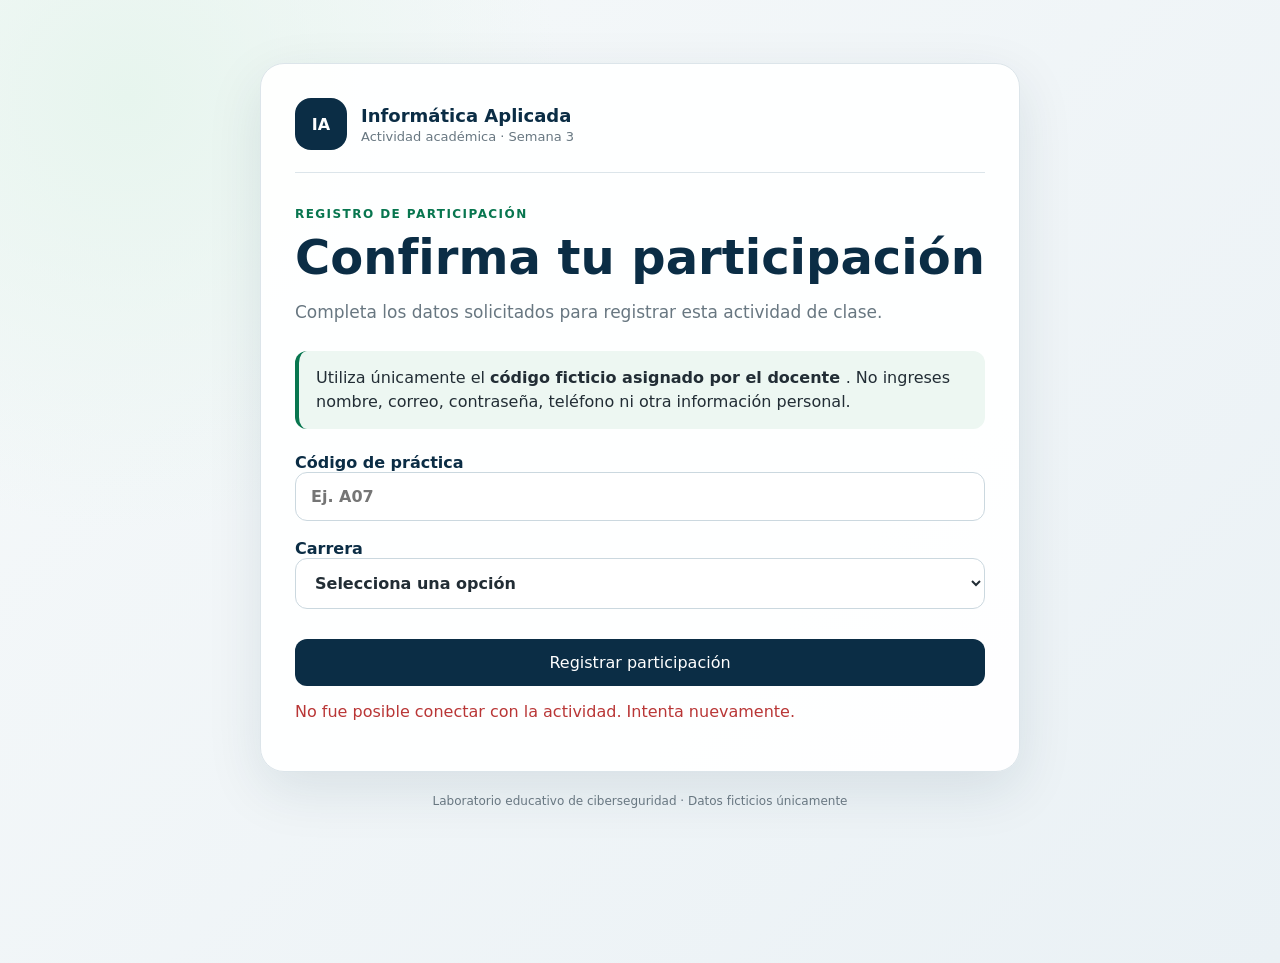
<file: index.html>
<!doctype html>
<html lang="es">

<head>
    <meta charset="utf-8">

    <meta
        name="viewport"
        content="width=device-width, initial-scale=1"
    >

    <title>
        Actividad académica | Semana 3
    </title>

    <link
        rel="stylesheet"
        href="css/styles.css"
    >
</head>

<body>

<main class="shell">

    <section class="card hero">

        <!-- ENCABEZADO -->

        <div class="brand">

            <div class="mark">
                IA
            </div>

            <div>

                <strong>
                    Informática Aplicada
                </strong>

                <span>
                    Actividad académica · Semana 3
                </span>

            </div>

        </div>


        <!-- CONTENIDO -->

        <div id="contenido">

            <span class="eyebrow">
                Registro de participación
            </span>

            <h1>
                Confirma tu participación
            </h1>

            <p class="lead">
                Completa los datos solicitados para registrar
                esta actividad de clase.
            </p>


            <div class="notice">

                Utiliza únicamente el

                <strong>
                    código ficticio asignado por el docente
                </strong>.

                No ingreses nombre, correo, contraseña,
                teléfono ni otra información personal.

            </div>


            <!-- FORMULARIO -->

            <form id="formRegistro">

                <label>

                    Código de práctica

                    <input
                        id="codigo"
                        type="text"
                        maxlength="12"
                        required
                        placeholder="Ej. A07"
                        autocomplete="off"
                    >

                </label>


                <label>

                    Carrera

                    <select
                        id="carrera"
                        required
                    >

                        <option value="">
                            Selecciona una opción
                        </option>

                        <option value="Dirección / Gerencia de Negocios">
                            Dirección / Gerencia de Negocios
                        </option>

                        <option value="Marketing">
                            Marketing
                        </option>

                        <option value="Relaciones Internacionales">
                            Relaciones Internacionales
                        </option>

                        <option value="Relaciones Internacionales">
                            Psicologia
                        </option>

                        <option value="Negocios">
                            Negocios
                        </option>

                        <option value="Informática Administrativa">
                            Informática Administrativa
                        </option>

                        <option value="Otra">
                            Otra
                        </option>

                    </select>

                </label>


                <button
                    type="submit"
                >
                    Registrar participación
                </button>


                <p
                    id="mensaje"
                    class="mensaje"
                    aria-live="polite"
                ></p>

            </form>

        </div>

    </section>


    <footer>
        Laboratorio educativo de ciberseguridad ·
        Datos ficticios únicamente
    </footer>

</main>


<script
    type="module"
    src="js/estudiante.js"
></script>

</body>

</html>
</file>
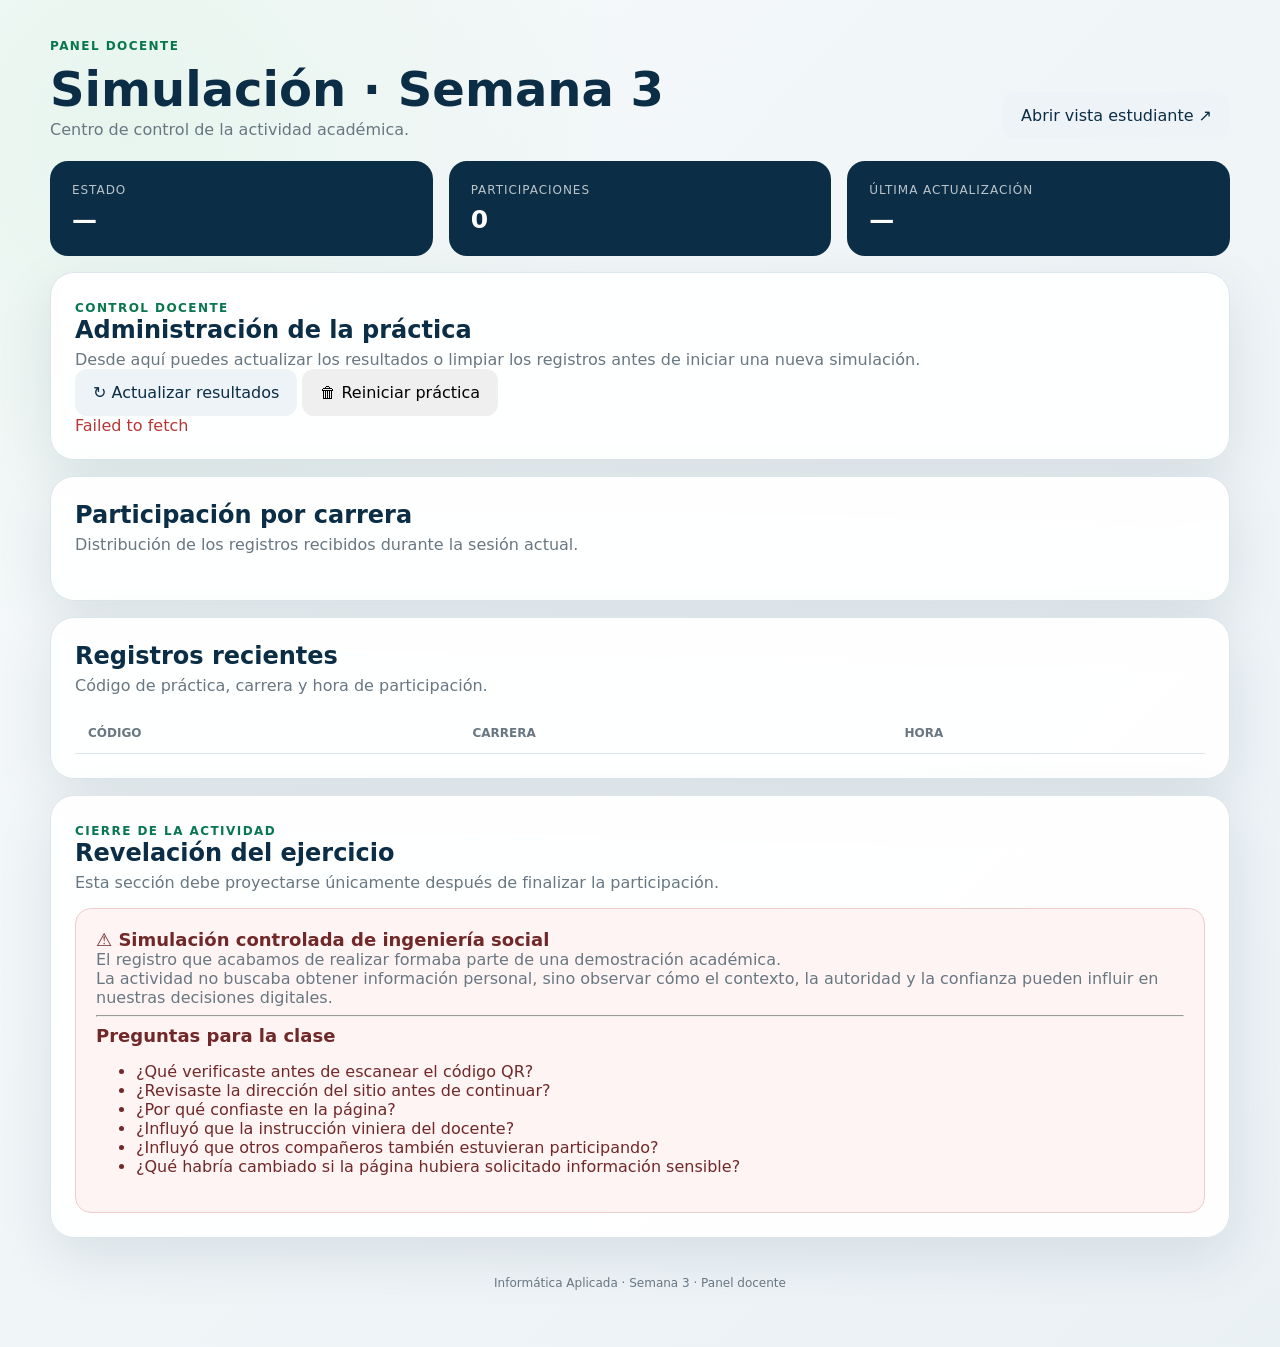
<file: profesor.html>
<!doctype html>

<html lang="es">

<head>

    <meta charset="utf-8">

    <meta
        name="viewport"
        content="width=device-width, initial-scale=1"
    >

    <title>
        Panel docente | Semana 3
    </title>

    <link
        rel="stylesheet"
        href="css/styles.css"
    >

</head>


<body>


<main class="dashboard">


    <!-- ENCABEZADO -->

    <header class="dash-head">

        <div>

            <span class="eyebrow">
                Panel docente
            </span>

            <h1>
                Simulación · Semana 3
            </h1>

            <p>
                Centro de control de la actividad académica.
            </p>

        </div>


        <a
            class="secondary"
            href="index.html"
            target="_blank"
        >
            Abrir vista estudiante ↗
        </a>

    </header>



    <!-- MÉTRICAS -->

    <section class="metrics">


        <article>

            <span>
                Estado
            </span>

            <strong id="estado">
                —
            </strong>

        </article>


        <article>

            <span>
                Participaciones
            </span>

            <strong id="total">
                0
            </strong>

        </article>


        <article>

            <span>
                Última actualización
            </span>

            <strong id="actualizacion">
                —
            </strong>

        </article>


    </section>



    <!-- CONTROL DOCENTE -->

    <section class="panel">


        <div class="panel-title">

            <div>

                <span class="eyebrow">
                    Control docente
                </span>

                <h2>
                    Administración de la práctica
                </h2>

                <p>
                    Desde aquí puedes actualizar los resultados
                    o limpiar los registros antes de iniciar
                    una nueva simulación.
                </p>

            </div>

        </div>



        <div class="acciones-panel">


            <button
                id="actualizar"
                class="secondary"
                type="button"
            >
                ↻ Actualizar resultados
            </button>


            <button
                id="btnReiniciar"
                class="btn-danger"
                type="button"
            >
                🗑 Reiniciar práctica
            </button>


        </div>


        <div
            id="mensajePanel"
            class="mensaje-panel"
        ></div>


    </section>



    <!-- PARTICIPACIÓN POR CARRERA -->

    <section class="panel">


        <div class="panel-title">

            <div>

                <h2>
                    Participación por carrera
                </h2>

                <p>
                    Distribución de los registros recibidos
                    durante la sesión actual.
                </p>

            </div>

        </div>


        <div
            id="carreras"
            class="bars"
        ></div>


    </section>



    <!-- REGISTROS -->

    <section class="panel">


        <div class="panel-title">

            <div>

                <h2>
                    Registros recientes
                </h2>

                <p>
                    Código de práctica, carrera
                    y hora de participación.
                </p>

            </div>

        </div>



        <div class="table-wrap">


            <table>


                <thead>

                    <tr>

                        <th>
                            Código
                        </th>

                        <th>
                            Carrera
                        </th>

                        <th>
                            Hora
                        </th>

                    </tr>

                </thead>


                <tbody id="filas">
                </tbody>


            </table>


        </div>


    </section>



    <!-- REVELACIÓN -->

    <section class="panel danger-zone">


        <span class="eyebrow">
            Cierre de la actividad
        </span>


        <h2>
            Revelación del ejercicio
        </h2>


        <p>
            Esta sección debe proyectarse únicamente
            después de finalizar la participación.
        </p>



        <div class="reveal-box">


            <strong>
                ⚠️ Simulación controlada de ingeniería social
            </strong>


            <p>
                El registro que acabamos de realizar
                formaba parte de una demostración académica.
            </p>


            <p>
                La actividad no buscaba obtener información
                personal, sino observar cómo el contexto,
                la autoridad y la confianza pueden influir
                en nuestras decisiones digitales.
            </p>


            <hr>


            <strong>
                Preguntas para la clase
            </strong>


            <ul>

                <li>
                    ¿Qué verificaste antes de escanear
                    el código QR?
                </li>

                <li>
                    ¿Revisaste la dirección del sitio
                    antes de continuar?
                </li>

                <li>
                    ¿Por qué confiaste en la página?
                </li>

                <li>
                    ¿Influyó que la instrucción
                    viniera del docente?
                </li>

                <li>
                    ¿Influyó que otros compañeros
                    también estuvieran participando?
                </li>

                <li>
                    ¿Qué habría cambiado si la página
                    hubiera solicitado información sensible?
                </li>

            </ul>


        </div>


    </section>



    <footer>

        Informática Aplicada · Semana 3 · Panel docente

    </footer>


</main>



<script
    type="module"
    src="js/profesor.js"
></script>


</body>

</html>
</file>
<file: css/styles.css>
:root{--navy:#0b2d45;--green:#08764f;--blue:#1769aa;--red:#b93636;--ink:#222d35;--muted:#687781;--line:#dce5ea;--paper:#fff;--bg:#f2f6f8;--soft:#edf7f2}*{box-sizing:border-box}body{margin:0;font-family:Inter,ui-sans-serif,system-ui,-apple-system,"Segoe UI",sans-serif;color:var(--ink);background:radial-gradient(circle at 10% 10%,#e7f5ee,transparent 30%),linear-gradient(135deg,#f6f9fa,#eaf1f5);min-height:100vh}.shell{width:min(760px,92%);margin:7vh auto 30px}.card,.panel{background:rgba(255,255,255,.96);border:1px solid var(--line);border-radius:24px;box-shadow:0 18px 55px rgba(11,45,69,.10)}.hero{padding:34px}.brand{display:flex;gap:14px;align-items:center;border-bottom:1px solid var(--line);padding-bottom:22px;margin-bottom:30px}.brand .mark{width:52px;height:52px;border-radius:16px;background:var(--navy);color:white;display:grid;place-items:center;font-weight:800}.brand strong,.brand span{display:block}.brand strong{color:var(--navy);font-size:18px}.brand span{color:var(--muted);font-size:13px;margin-top:3px}.eyebrow{text-transform:uppercase;letter-spacing:.12em;font-size:12px;font-weight:800;color:var(--green)}h1{font-size:clamp(30px,5vw,48px);line-height:1.05;color:var(--navy);margin:10px 0 14px}h2{color:var(--navy);margin:0 0 6px}.lead{font-size:17px;color:var(--muted);line-height:1.6}.notice{background:var(--soft);border-left:4px solid var(--green);padding:15px 17px;border-radius:12px;margin:24px 0;line-height:1.5}label{display:block;font-weight:750;margin:18px 0 8px;color:var(--navy)}input,select{width:100%;padding:14px 15px;border:1px solid #cbd8df;border-radius:12px;background:white;font:inherit;color:var(--ink);outline:none}input:focus,select:focus{border-color:var(--green);box-shadow:0 0 0 3px rgba(8,118,79,.12)}button,.secondary{border:0;border-radius:12px;padding:14px 18px;font-weight:800;font:inherit;text-decoration:none;cursor:pointer}button[type=submit]{width:100%;background:var(--navy);color:white;margin-top:22px}button:disabled{opacity:.55;cursor:not-allowed}.secondary{background:#edf3f6;color:var(--navy);display:inline-block}.msg{min-height:24px;text-align:center;font-weight:700}.ok{color:var(--green)}.error{color:var(--red)}.hidden{display:none}.reveal{text-align:center;padding:30px 0}.shield{display:grid;place-items:center;margin:auto;width:76px;height:76px;border-radius:50%;background:var(--soft);color:var(--green);font-size:36px;font-weight:900}footer{text-align:center;color:var(--muted);font-size:12px;padding:22px}.dashboard{width:min(1180px,94%);margin:35px auto}.dash-head{display:flex;justify-content:space-between;align-items:end;gap:20px;margin-bottom:22px}.dash-head h1{margin-bottom:6px}.dash-head p,.panel p{color:var(--muted);margin:0}.metrics{display:grid;grid-template-columns:repeat(3,1fr);gap:16px;margin-bottom:16px}.metrics article{background:var(--navy);color:white;border-radius:18px;padding:22px}.metrics span{display:block;opacity:.72;font-size:12px;text-transform:uppercase;letter-spacing:.08em}.metrics strong{display:block;font-size:25px;margin-top:8px}.panel{padding:24px;margin:16px 0}.panel-title{display:flex;align-items:center;justify-content:space-between;gap:15px}.bars{margin-top:22px}.bar-row{display:grid;grid-template-columns:minmax(190px,1.3fr) 3fr 55px;gap:14px;align-items:center;margin:13px 0}.track{height:12px;background:#e9eff2;border-radius:99px;overflow:hidden}.fill{height:100%;background:var(--green);border-radius:99px}.table-wrap{overflow:auto;margin-top:18px}table{width:100%;border-collapse:collapse}th,td{text-align:left;padding:13px;border-bottom:1px solid var(--line)}th{font-size:12px;text-transform:uppercase;color:var(--muted)}.reveal-box{margin-top:16px;background:#fff4f4;border:1px solid #efcccc;border-radius:16px;padding:20px;color:#702828}.reveal-box strong{font-size:18px}@media(max-width:720px){.hero{padding:24px}.metrics{grid-template-columns:1fr}.dash-head{align-items:flex-start;flex-direction:column}.bar-row{grid-template-columns:1fr}.track{height:9px}}
</file>
